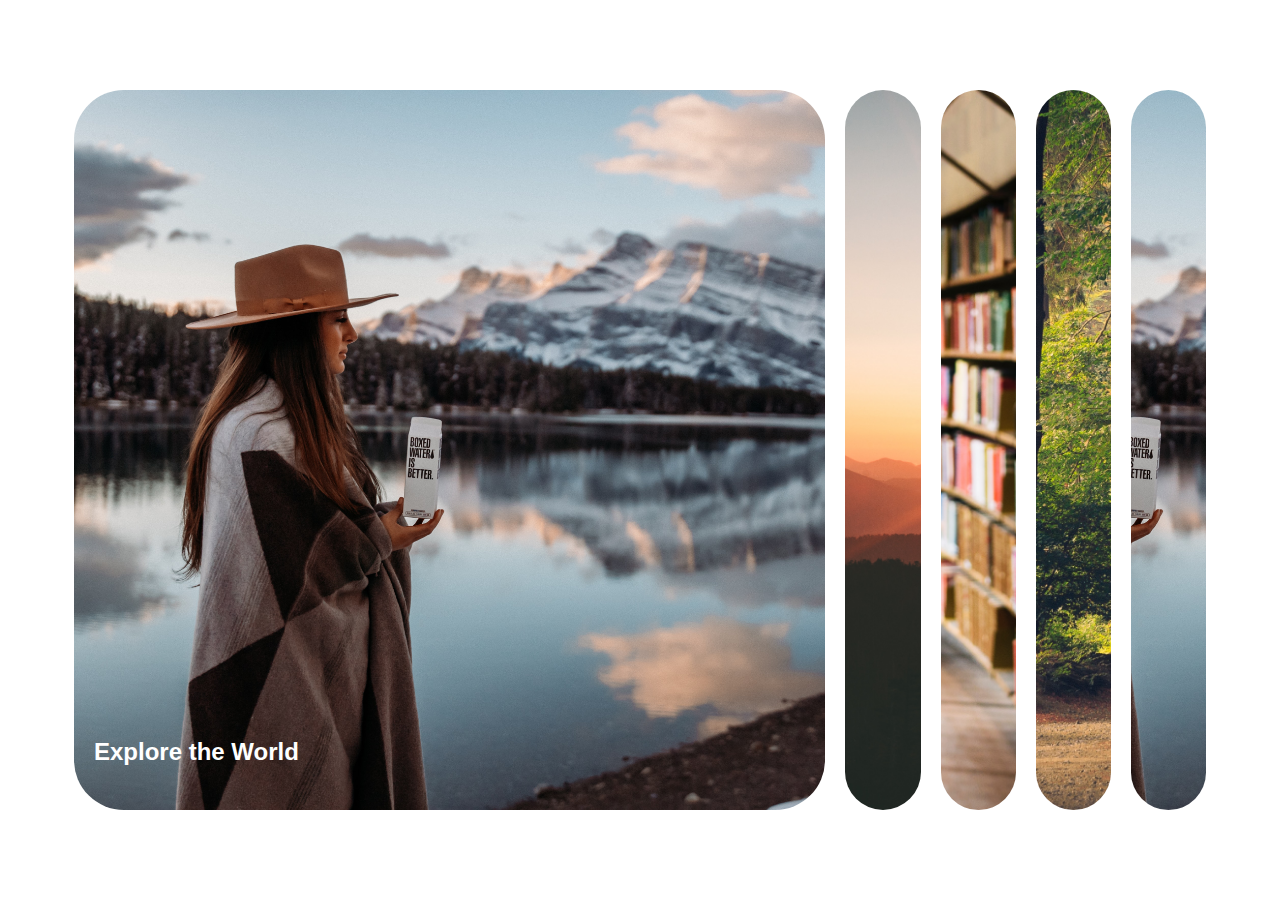
<file: ExpandingCards/index.html>
<!DOCTYPE html>
<html lang="en">
<head>
    <meta charset="UTF-8">
    <meta name="viewport" content="width=device-width, initial-scale=1.0">
    <link rel="stylesheet" href="style.css">
    <title>Expanding Cards</title>
</head>
<body>
    <!-- Container  -->
    <div class="container">
        <!-- Div with panel and active -->
        <div class="panel active" style="background-image: url('img/one.jpg')">
            <h3>Explore the World</h3>
        </div>
        <!-- All another div with panel  -->
        <div class="panel" style="background-image: url('img/two.jpg')">
            <h3>Enjoy the Nature</h3>
        </div>
        <div class="panel" style="background-image: url('img/three.jpg')">
            <h3>Read the World</h3>
        </div>
        <div class="panel" style="background-image: url('img/four.jpg')">
            <h3>Your World Our World</h3>
        </div>
        <div class="panel" style="background-image: url('img/one.jpg')">
            <h3>Love the nature</h3>
        </div>
    </div>
    <script src="script.js"></script>
</body>
</html>
</file>
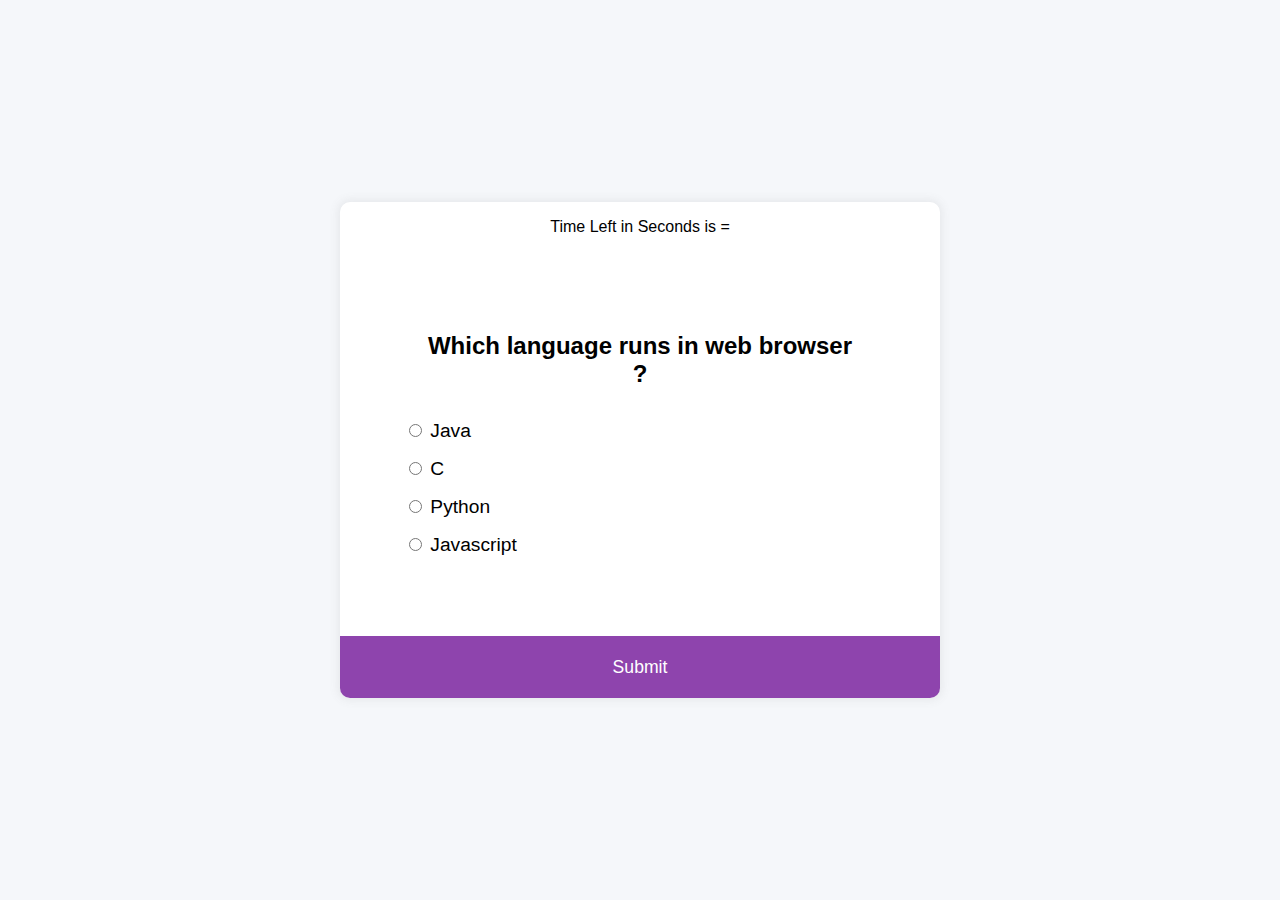
<file: Quiz/index.html>
<!DOCTYPE html>
<html lang="en">
<head>
    <meta charset="UTF-8">
    <meta name="viewport" content="width=device-width, initial-scale=1.0">
    <link rel="stylesheet" href="style.css">
    <title>Quiz</title>
</head>
<body>
    <div class="quiz-container" id="quiz">
        <div class="timer">
            <span id="TimerHeader">Time Left in Seconds is = </span>
            <span id="Timer"></span>
        </div>
    
        <div class="quiz-header" id="quiz-header">
            <h2 id="question">Question Text</h2>
            <ul>
                <li>
                    <input type="radio" name="answer" id="a"
                    class="answer">
                    <label for="a" id="a_text">Question</label>
                </li>
                <li>
                    <input type="radio" name="answer" id="b"
                    class="answer">
                    <label for="b" id="b_text">Question</label>
                </li>
                <li>
                    <input type="radio" name="answer" id="c"
                    class="answer">
                    <label for="c" id="c_text">Question</label>
                </li>
                <li>
                    <input type="radio" name="answer" id="d"
                    class="answer">
                    <label for="d" id="d_text">Question</label>
                </li>
            </ul>
        </div>
        <button id="submit">Submit</button>
        <button id="reload" class="hide" onclick="location.reload()">Reload</button>
    </div>
    <script src="script.js"></script>
</body>
</html>
</file>
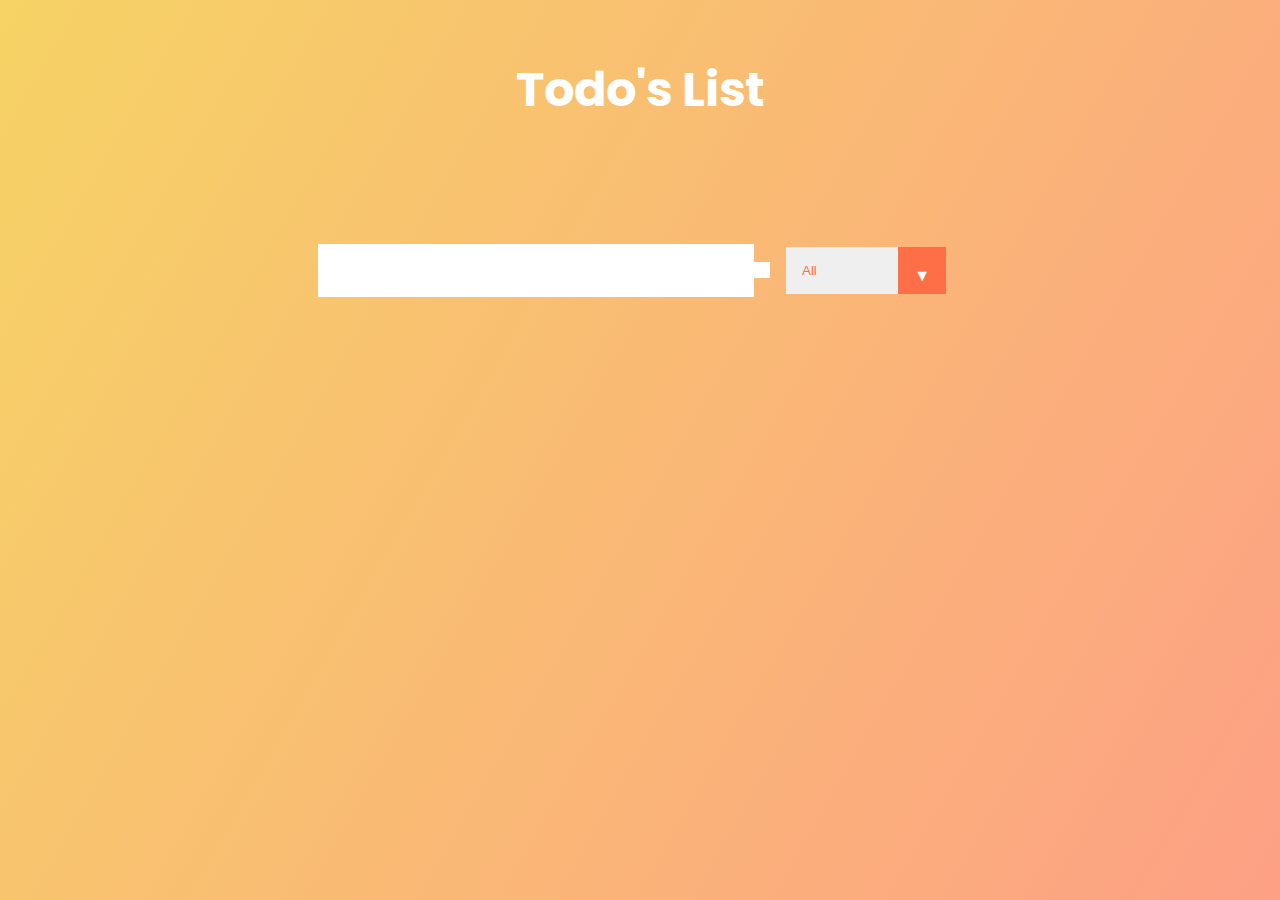
<file: Todo/index.html>
<!DOCTYPE html>
<html lang="en">
<head>
    <meta charset="UTF-8">
    <meta name="viewport" content="width=device-width, initial-scale=1.0">
    <link rel="preconnect" href="https://fonts.gstatic.com">
    <link href="https://fonts.googleapis.com/css2?family=Poppins:wght@100&display=swap" rel="stylesheet">
    <link rel="stylesheet" href="https://cdnjs.cloudflare.com/ajax/libs/font-awesome/5.15.2/css/all.min.css" integrity="sha512-HK5fgLBL+xu6dm/Ii3z4xhlSUyZgTT9tuc/hSrtw6uzJOvgRr2a9jyxxT1ely+B+xFAmJKVSTbpM/CuL7qxO8w==" crossorigin="anonymous" />
    <link rel="stylesheet" href="style.css">
    <title>TODO</title>
</head>
<body>
    <header>
        <h1>Todo's List</h1>
    </header>
    <form>
        <input type="text" class="todo-input">
        <button class="todo-button" type="submit">
            <i class="fas fa-plus-square"></i>
        </button>
        <div class="select">
            <select name="todos" class="filter-todo">
                <option value="all">All</option>
                <option value="completed">Completed</option>
                <option value="uncompleted">Uncompleted</option>
            </select>
        </div>
    </form>
    <div class="todo-container">
        <ul class="todo-list"></ul>
    </div>
    <script src="./script.js"></script>
</body>
</html>
</file>
<file: ExpandingCards/style.css>
*{
    box-sizing: border-box;
}
/* General Styling to body to keep everything in center using flex */
body{
    font-family: sans-serif;
    display: flex;
    align-items: center;
    justify-content:center;
    height: 100vh;
    overflow: hidden;
    margin: 0;
}
/* Setting container to flex and width to 90% of view port */
.container{
    display: flex;
    width: 90vw;
}
/* Background properties and transition effect to panel  */
.panel{
    background-size: cover;
    background-position: center;
    background-repeat: no-repeat;
    height: 80vh;
    border-radius: 50px;
    color: #fff;
    cursor: pointer;
    /* Making flex 0.5 initially */
    flex: 0.5;
    margin:10px;
    position: relative;
    transition: flex 0.7s ease-in;
} 
/* Inital h3 will be not displayed so opacity will be 0*/
.panel h3{
    font-size: 24px;
    position: absolute;
    bottom: 20px;
    left:20px;
    opacity: 0;
}
/* Panel with active class will grow flex to 5 times  */
.panel.active{
    flex: 5;
}
/* h3 with active class  */
.panel.active h3{
    opacity: 1;
    transition: opacity 0.3s ease-in 0.6s;

}
/* For smaller screen 4th and 5th will be hidden */
@media(max-width:400px){
    .container{
        width: 100vh;
    }
    .panel:nth-of-type(4),
    .panel:nth-of-type(5){
        display: none;
    }
}
</file>
<file: Quiz/style.css>
*{
    box-sizing:border-box;
}
body{
    background-color: #b8c6db;
    background-image: linear-gradient(315deg,#b8c6db,0%,#f5f7fa 100%);
    font-family: 'Roboto',sans-serif;
    display: flex;
    flex-direction: column;
    align-items: center;
    justify-content: center;
    height: 100vh;
    overflow: hidden;
    margin: 0;
}
.quiz-container{
    background-color: #fff;
    border-radius: 10px;
    box-shadow: 0 0 10px 2px rgba(100,100,100,0.1);
    width: 600px;
    overflow: hidden;
}
.quiz-header{
    padding:4rem;
}
h2{
    padding: 1rem;
    text-align:center;
    margin: 0;
}
ul{
    list-style: none;
    padding: 0;
}
ul li {
    font-size: 1.2rem;
    margin:1rem 0;
}

ul li label{
    cursor: pointer;
}
button{
    background-color: #8e44ad;
    color: #fff;
    border:none;
    display: block;
    width: 100%;
    cursor: pointer;
    font-size: 1.1rem;
    font-family: inherit;
    padding:1.3rem;
}
button:hover{
    background-color: #732d91;
}
button:focus{
    outline: none;
    background-color: #5e3370;
} 
.hide{
    display: none;
}
.timer{
    text-align: center;
    font-size:1rem;
    margin:1rem;
}
</file>
<file: Todo/style.css>
*{
    margin: 0;
    padding: 0;
    box-sizing: border-box;
}
body{
    background: linear-gradient(120deg,#F6D365,#FDA085);
    color: white;
    font-family: "Poppins",sans-serif;
    min-height: 100vh;
}
header{
    font-size: 1.5rem;
}
header,
form{
    min-height: 20vh;
    display: flex;
    justify-content: center;
    align-items: center;
}
form input,
form button{
    padding: 0.5rem;
    font-size: 2rem;
    border:none;
    background: white;
}
form button{
    color: #d88771;
    background: white;
    cursor:pointer;
    transition: all 0.3s ease;
}
form button:hover{
    background: #d88771;
    color: white;
}
.todo-container{
    display: flex;
    align-items: center;
    justify-content: center;
}
.todo-list{
    min-width: 30%;
    list-style: none;
}
.todo{
    margin: 0.5rem;
    background: white;
    color: black;
    font-size: 1.5;
    display: flex;
    justify-content: space-between;
    align-items: center;
    transition: all 0.5s ease;
}
.todo li{
    flex: 1;
}
.trash-btn,.complete-btn{
    border: none;
    padding:1rem;
    cursor: pointer;
    font-size: 1rem;
}
.complete-btn{
    background: #ff6f47;
}
.trash-btn{
    background: rgb(73, 204, 73);
}
.todo-item{
    padding:0 0.5rem;
}
.fa-trash,
.fa-check{
    pointer-events: none;
}
.completed{
    text-decoration: line-through;
    opacity: 0.5;
}
.fall{
    transform: translateY(8rem) rotateZ(20deg);
    opacity: 0;
}
select{
    appearance: none;
    outline: none;
    border: none;
}
.select{
    margin: 1rem;
    position: relative;
    overflow: hidden;
}
select{
    color: #ff6f47;
    width: 10rem;
    cursor: pointer;
    padding:1rem;
}
.select::after{
    content: '\25BC';
    position: absolute;
    background-color: #ff6f47;
    top: 0;
    right: 0;
    padding: 1rem;
    pointer-events: none;
    transition: all 0.3s ease;
}
.select:hover::after{
    background-color: white;
    color: #ff6f47;
}
</file>
